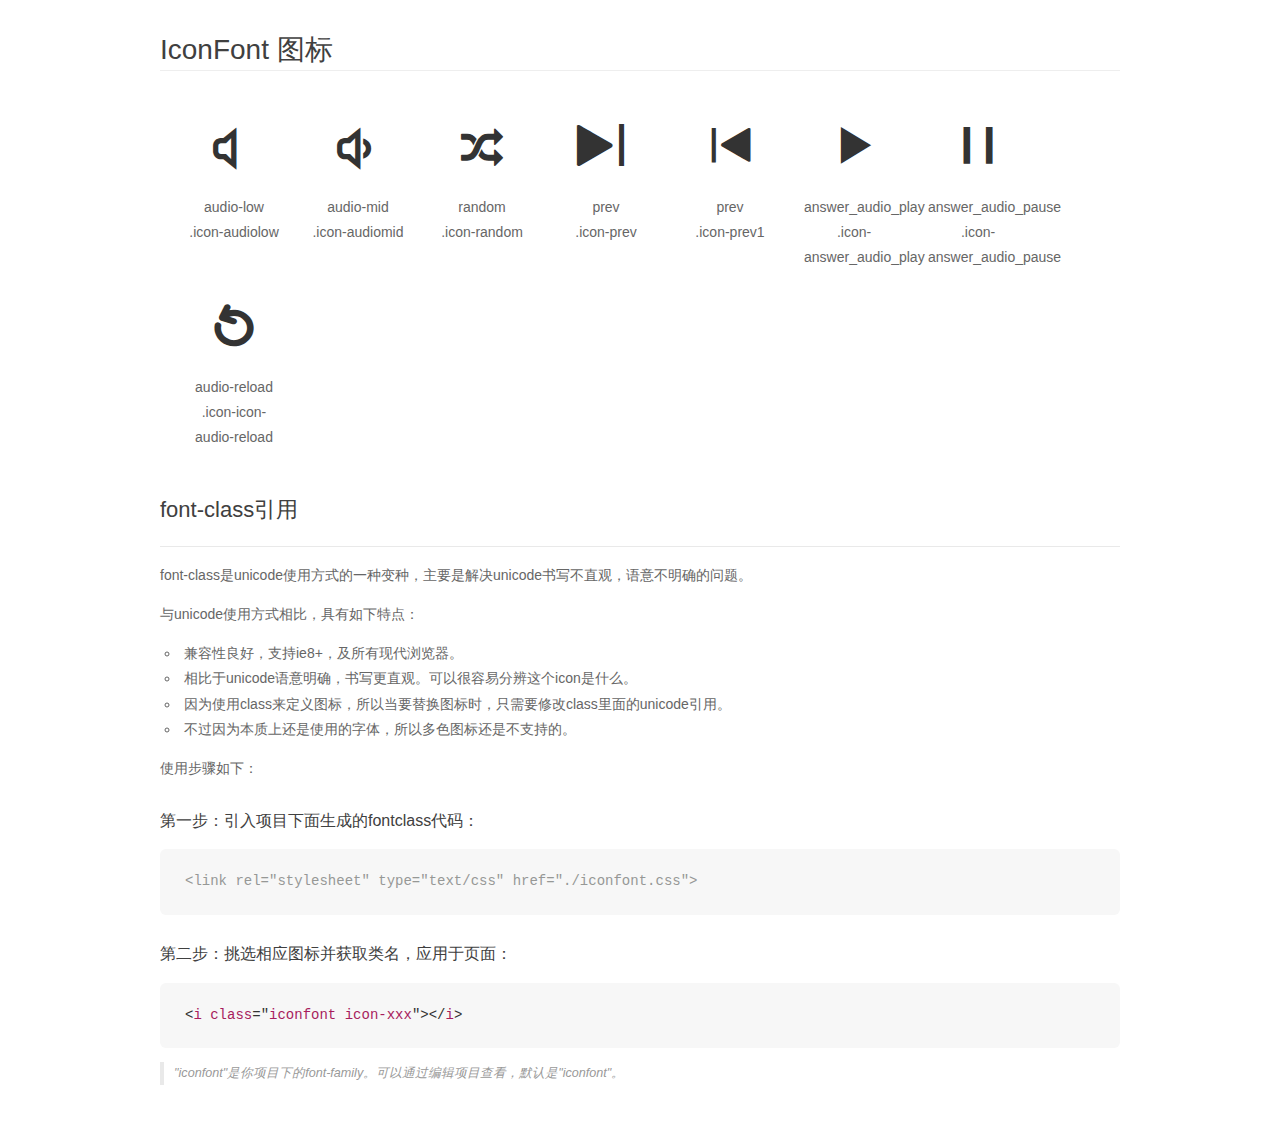
<file: download/font_afgotgm4fhrjatt9/demo_fontclass.html>
<!DOCTYPE html>
<html>
<head>
    <meta charset="utf-8"/>
    <title>IconFont</title>
    <link rel="stylesheet" href="demo.css">
    <link rel="stylesheet" href="iconfont.css">
</head>
<body>
    <div class="main markdown">
        <h1>IconFont 图标</h1>
        <ul class="icon_lists clear">
            
                <li>
                <i class="icon iconfont icon-audiolow"></i>
                    <div class="name">audio-low</div>
                    <div class="fontclass">.icon-audiolow</div>
                </li>
            
                <li>
                <i class="icon iconfont icon-audiomid"></i>
                    <div class="name">audio-mid</div>
                    <div class="fontclass">.icon-audiomid</div>
                </li>
            
                <li>
                <i class="icon iconfont icon-random"></i>
                    <div class="name">random</div>
                    <div class="fontclass">.icon-random</div>
                </li>
            
                <li>
                <i class="icon iconfont icon-prev"></i>
                    <div class="name">prev</div>
                    <div class="fontclass">.icon-prev</div>
                </li>
            
                <li>
                <i class="icon iconfont icon-prev1"></i>
                    <div class="name">prev</div>
                    <div class="fontclass">.icon-prev1</div>
                </li>
            
                <li>
                <i class="icon iconfont icon-answer_audio_play"></i>
                    <div class="name">answer_audio_play</div>
                    <div class="fontclass">.icon-answer_audio_play</div>
                </li>
            
                <li>
                <i class="icon iconfont icon-answer_audio_pause"></i>
                    <div class="name">answer_audio_pause</div>
                    <div class="fontclass">.icon-answer_audio_pause</div>
                </li>
            
                <li>
                <i class="icon iconfont icon-icon-audio-reload"></i>
                    <div class="name">audio-reload</div>
                    <div class="fontclass">.icon-icon-audio-reload</div>
                </li>
            
        </ul>

        <h2 id="font-class-">font-class引用</h2>
        <hr>

        <p>font-class是unicode使用方式的一种变种，主要是解决unicode书写不直观，语意不明确的问题。</p>
        <p>与unicode使用方式相比，具有如下特点：</p>
        <ul>
        <li>兼容性良好，支持ie8+，及所有现代浏览器。</li>
        <li>相比于unicode语意明确，书写更直观。可以很容易分辨这个icon是什么。</li>
        <li>因为使用class来定义图标，所以当要替换图标时，只需要修改class里面的unicode引用。</li>
        <li>不过因为本质上还是使用的字体，所以多色图标还是不支持的。</li>
        </ul>
        <p>使用步骤如下：</p>
        <h3 id="-fontclass-">第一步：引入项目下面生成的fontclass代码：</h3>


        <pre><code class="lang-js hljs javascript"><span class="hljs-comment">&lt;link rel="stylesheet" type="text/css" href="./iconfont.css"&gt;</span></code></pre>
        <h3 id="-">第二步：挑选相应图标并获取类名，应用于页面：</h3>
        <pre><code class="lang-css hljs">&lt;<span class="hljs-selector-tag">i</span> <span class="hljs-selector-tag">class</span>="<span class="hljs-selector-tag">iconfont</span> <span class="hljs-selector-tag">icon-xxx</span>"&gt;&lt;/<span class="hljs-selector-tag">i</span>&gt;</code></pre>
        <blockquote>
        <p>"iconfont"是你项目下的font-family。可以通过编辑项目查看，默认是"iconfont"。</p>
        </blockquote>
    </div>
</body>
</html>
</file>
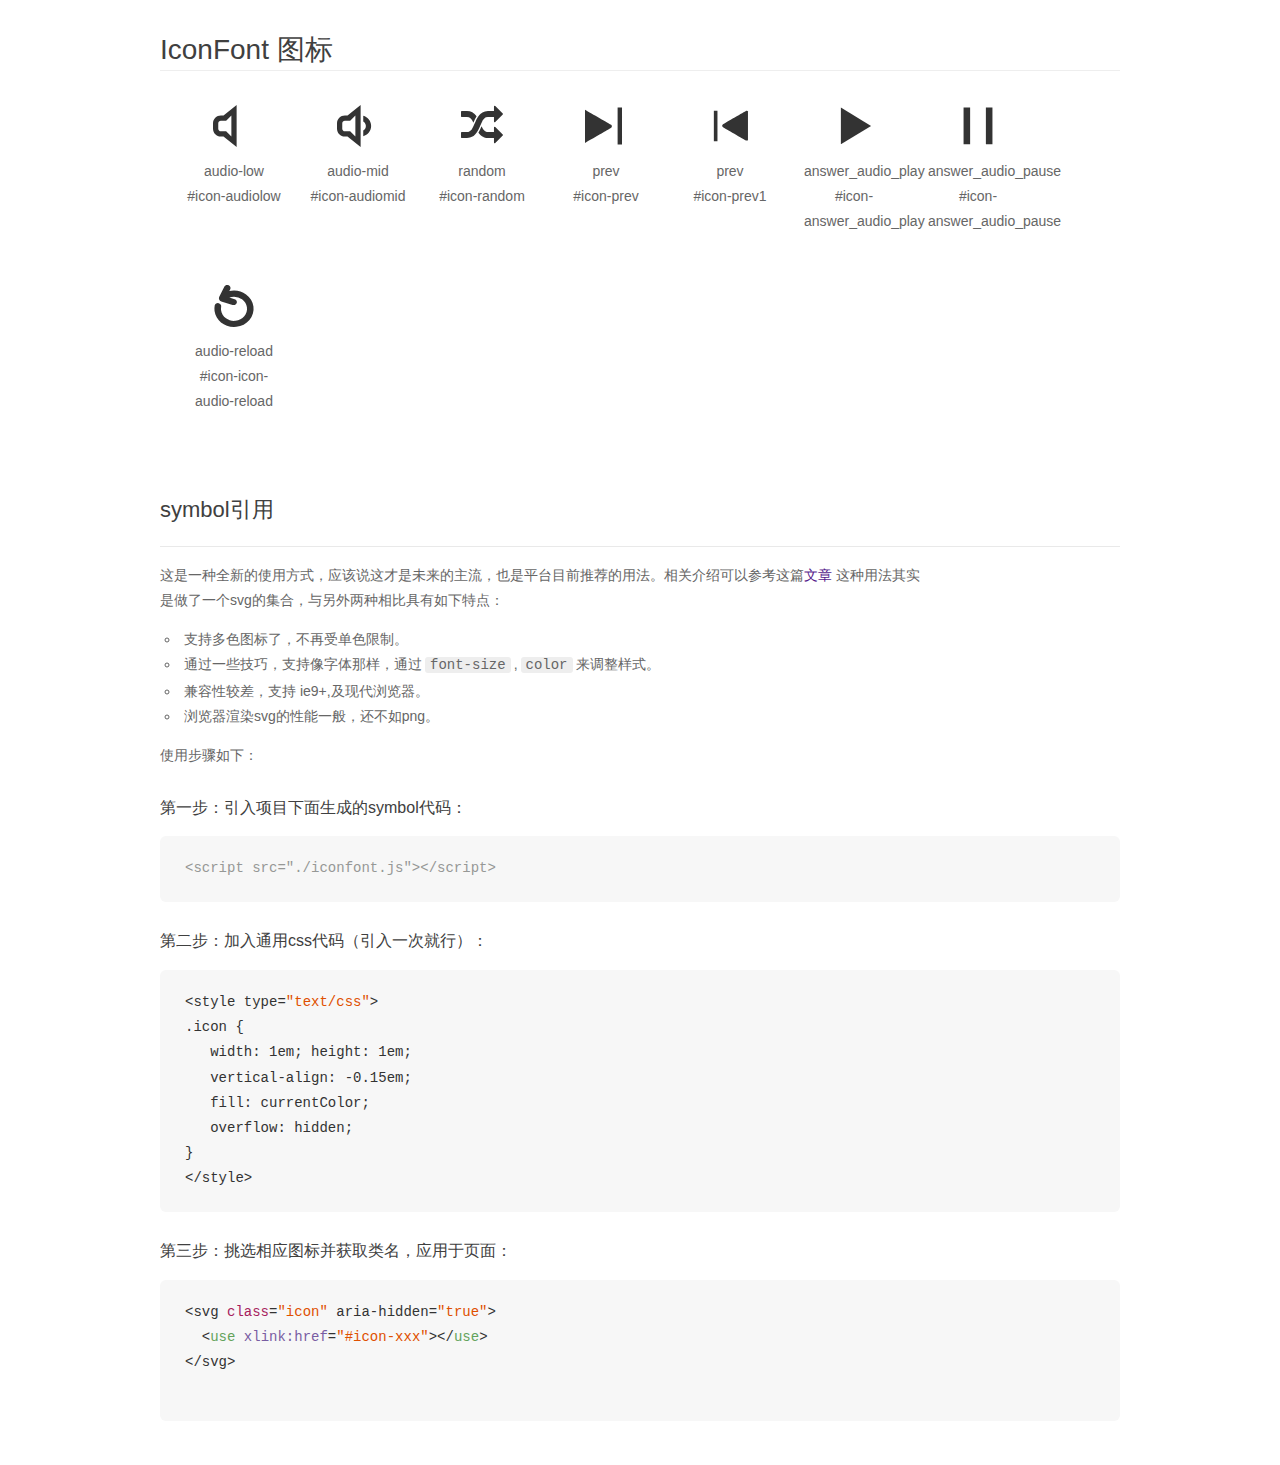
<file: download/font_afgotgm4fhrjatt9/demo_symbol.html>
<!DOCTYPE html>
<html>
<head>
    <meta charset="utf-8"/>
    <title>IconFont</title>
    <link rel="stylesheet" href="demo.css">
    <script src="iconfont.js"></script>

    <style type="text/css">
        .icon {
          /* 通过设置 font-size 来改变图标大小 */
          width: 1em; height: 1em;
          /* 图标和文字相邻时，垂直对齐 */
          vertical-align: -0.15em;
          /* 通过设置 color 来改变 SVG 的颜色/fill */
          fill: currentColor;
          /* path 和 stroke 溢出 viewBox 部分在 IE 下会显示
             normalize.css 中也包含这行 */
          overflow: hidden;
        }

    </style>
</head>
<body>
    <div class="main markdown">
        <h1>IconFont 图标</h1>
        <ul class="icon_lists clear">
            
                <li>
                    <svg class="icon" aria-hidden="true">
                        <use xlink:href="#icon-audiolow"></use>
                    </svg>
                    <div class="name">audio-low</div>
                    <div class="fontclass">#icon-audiolow</div>
                </li>
            
                <li>
                    <svg class="icon" aria-hidden="true">
                        <use xlink:href="#icon-audiomid"></use>
                    </svg>
                    <div class="name">audio-mid</div>
                    <div class="fontclass">#icon-audiomid</div>
                </li>
            
                <li>
                    <svg class="icon" aria-hidden="true">
                        <use xlink:href="#icon-random"></use>
                    </svg>
                    <div class="name">random</div>
                    <div class="fontclass">#icon-random</div>
                </li>
            
                <li>
                    <svg class="icon" aria-hidden="true">
                        <use xlink:href="#icon-prev"></use>
                    </svg>
                    <div class="name">prev</div>
                    <div class="fontclass">#icon-prev</div>
                </li>
            
                <li>
                    <svg class="icon" aria-hidden="true">
                        <use xlink:href="#icon-prev1"></use>
                    </svg>
                    <div class="name">prev</div>
                    <div class="fontclass">#icon-prev1</div>
                </li>
            
                <li>
                    <svg class="icon" aria-hidden="true">
                        <use xlink:href="#icon-answer_audio_play"></use>
                    </svg>
                    <div class="name">answer_audio_play</div>
                    <div class="fontclass">#icon-answer_audio_play</div>
                </li>
            
                <li>
                    <svg class="icon" aria-hidden="true">
                        <use xlink:href="#icon-answer_audio_pause"></use>
                    </svg>
                    <div class="name">answer_audio_pause</div>
                    <div class="fontclass">#icon-answer_audio_pause</div>
                </li>
            
                <li>
                    <svg class="icon" aria-hidden="true">
                        <use xlink:href="#icon-icon-audio-reload"></use>
                    </svg>
                    <div class="name">audio-reload</div>
                    <div class="fontclass">#icon-icon-audio-reload</div>
                </li>
            
        </ul>


        <h2 id="symbol-">symbol引用</h2>
        <hr>

        <p>这是一种全新的使用方式，应该说这才是未来的主流，也是平台目前推荐的用法。相关介绍可以参考这篇<a href="">文章</a>
        这种用法其实是做了一个svg的集合，与另外两种相比具有如下特点：</p>
        <ul>
          <li>支持多色图标了，不再受单色限制。</li>
          <li>通过一些技巧，支持像字体那样，通过<code>font-size</code>,<code>color</code>来调整样式。</li>
          <li>兼容性较差，支持 ie9+,及现代浏览器。</li>
          <li>浏览器渲染svg的性能一般，还不如png。</li>
        </ul>
        <p>使用步骤如下：</p>
        <h3 id="-symbol-">第一步：引入项目下面生成的symbol代码：</h3>
        <pre><code class="lang-js hljs javascript"><span class="hljs-comment">&lt;script src="./iconfont.js"&gt;&lt;/script&gt;</span></code></pre>
        <h3 id="-css-">第二步：加入通用css代码（引入一次就行）：</h3>
        <pre><code class="lang-js hljs javascript">&lt;style type=<span class="hljs-string">"text/css"</span>&gt;
.icon {
   width: <span class="hljs-number">1</span>em; height: <span class="hljs-number">1</span>em;
   vertical-align: <span class="hljs-number">-0.15</span>em;
   fill: currentColor;
   overflow: hidden;
}
&lt;<span class="hljs-regexp">/style&gt;</span></code></pre>
        <h3 id="-">第三步：挑选相应图标并获取类名，应用于页面：</h3>
        <pre><code class="lang-js hljs javascript">&lt;svg <span class="hljs-class"><span class="hljs-keyword">class</span></span>=<span class="hljs-string">"icon"</span> aria-hidden=<span class="hljs-string">"true"</span>&gt;<span class="xml"><span class="hljs-tag">
  &lt;<span class="hljs-name">use</span> <span class="hljs-attr">xlink:href</span>=<span class="hljs-string">"#icon-xxx"</span>&gt;</span><span class="hljs-tag">&lt;/<span class="hljs-name">use</span>&gt;</span>
</span>&lt;<span class="hljs-regexp">/svg&gt;
        </span></code></pre>
    </div>
</body>
</html>
</file>
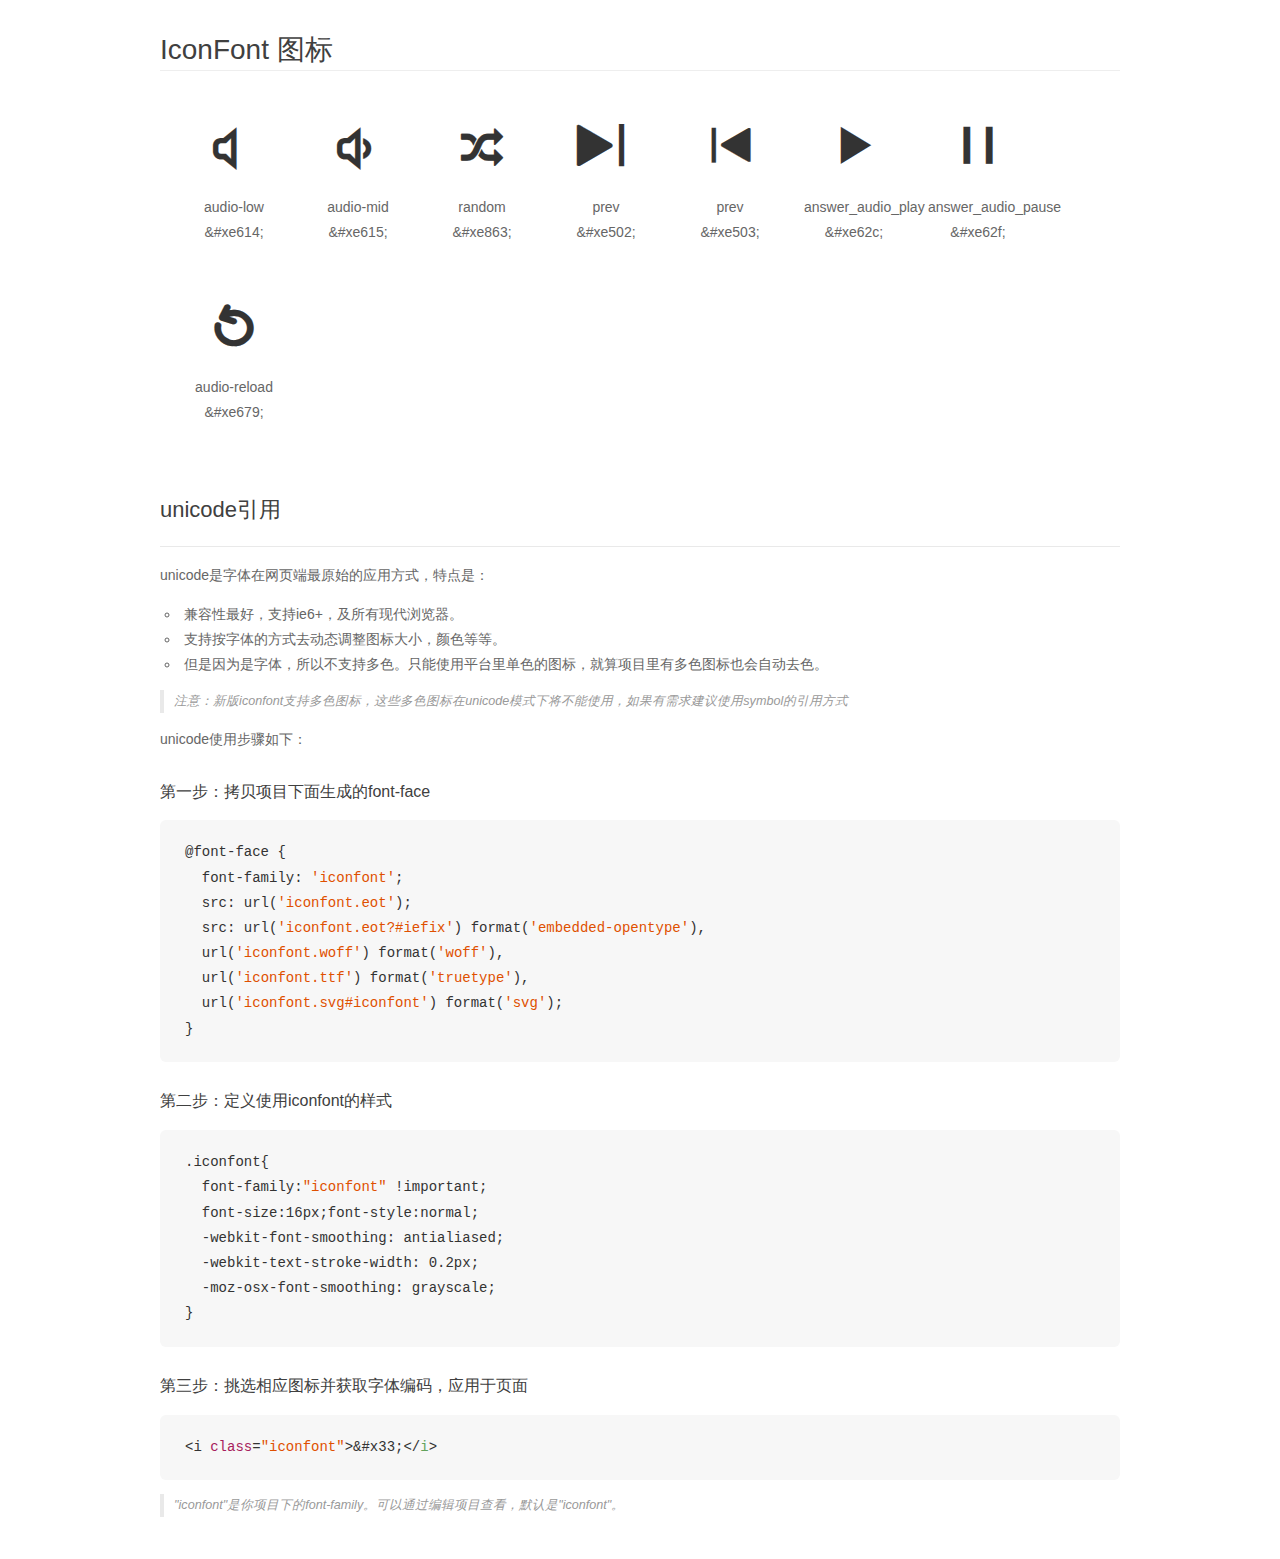
<file: download/font_afgotgm4fhrjatt9/demo_unicode.html>
<!DOCTYPE html>
<html>
<head>
    <meta charset="utf-8"/>
    <title>IconFont</title>
    <link rel="stylesheet" href="demo.css">

    <style type="text/css">

        @font-face {font-family: "iconfont";
          src: url('iconfont.eot'); /* IE9*/
          src: url('iconfont.eot#iefix') format('embedded-opentype'), /* IE6-IE8 */
          url('iconfont.woff') format('woff'), /* chrome, firefox */
          url('iconfont.ttf') format('truetype'), /* chrome, firefox, opera, Safari, Android, iOS 4.2+*/
          url('iconfont.svg#iconfont') format('svg'); /* iOS 4.1- */
        }

        .iconfont {
          font-family:"iconfont" !important;
          font-size:16px;
          font-style:normal;
          -webkit-font-smoothing: antialiased;
          -webkit-text-stroke-width: 0.2px;
          -moz-osx-font-smoothing: grayscale;
        }

    </style>
</head>
<body>
    <div class="main markdown">
        <h1>IconFont 图标</h1>
        <ul class="icon_lists clear">
            
                <li>
                <i class="icon iconfont">&#xe614;</i>
                    <div class="name">audio-low</div>
                    <div class="code">&amp;#xe614;</div>
                </li>
            
                <li>
                <i class="icon iconfont">&#xe615;</i>
                    <div class="name">audio-mid</div>
                    <div class="code">&amp;#xe615;</div>
                </li>
            
                <li>
                <i class="icon iconfont">&#xe863;</i>
                    <div class="name">random</div>
                    <div class="code">&amp;#xe863;</div>
                </li>
            
                <li>
                <i class="icon iconfont">&#xe502;</i>
                    <div class="name">prev</div>
                    <div class="code">&amp;#xe502;</div>
                </li>
            
                <li>
                <i class="icon iconfont">&#xe503;</i>
                    <div class="name">prev</div>
                    <div class="code">&amp;#xe503;</div>
                </li>
            
                <li>
                <i class="icon iconfont">&#xe62c;</i>
                    <div class="name">answer_audio_play</div>
                    <div class="code">&amp;#xe62c;</div>
                </li>
            
                <li>
                <i class="icon iconfont">&#xe62f;</i>
                    <div class="name">answer_audio_pause</div>
                    <div class="code">&amp;#xe62f;</div>
                </li>
            
                <li>
                <i class="icon iconfont">&#xe679;</i>
                    <div class="name">audio-reload</div>
                    <div class="code">&amp;#xe679;</div>
                </li>
            
        </ul>
        <h2 id="unicode-">unicode引用</h2>
        <hr>

        <p>unicode是字体在网页端最原始的应用方式，特点是：</p>
        <ul>
        <li>兼容性最好，支持ie6+，及所有现代浏览器。</li>
        <li>支持按字体的方式去动态调整图标大小，颜色等等。</li>
        <li>但是因为是字体，所以不支持多色。只能使用平台里单色的图标，就算项目里有多色图标也会自动去色。</li>
        </ul>
        <blockquote>
        <p>注意：新版iconfont支持多色图标，这些多色图标在unicode模式下将不能使用，如果有需求建议使用symbol的引用方式</p>
        </blockquote>
        <p>unicode使用步骤如下：</p>
        <h3 id="-font-face">第一步：拷贝项目下面生成的font-face</h3>
        <pre><code class="lang-js hljs javascript">@font-face {
  font-family: <span class="hljs-string">'iconfont'</span>;
  src: url(<span class="hljs-string">'iconfont.eot'</span>);
  src: url(<span class="hljs-string">'iconfont.eot?#iefix'</span>) format(<span class="hljs-string">'embedded-opentype'</span>),
  url(<span class="hljs-string">'iconfont.woff'</span>) format(<span class="hljs-string">'woff'</span>),
  url(<span class="hljs-string">'iconfont.ttf'</span>) format(<span class="hljs-string">'truetype'</span>),
  url(<span class="hljs-string">'iconfont.svg#iconfont'</span>) format(<span class="hljs-string">'svg'</span>);
}
</code></pre>
        <h3 id="-iconfont-">第二步：定义使用iconfont的样式</h3>
        <pre><code class="lang-js hljs javascript">.iconfont{
  font-family:<span class="hljs-string">"iconfont"</span> !important;
  font-size:<span class="hljs-number">16</span>px;font-style:normal;
  -webkit-font-smoothing: antialiased;
  -webkit-text-stroke-width: <span class="hljs-number">0.2</span>px;
  -moz-osx-font-smoothing: grayscale;
}
</code></pre>
        <h3 id="-">第三步：挑选相应图标并获取字体编码，应用于页面</h3>
        <pre><code class="lang-js hljs javascript">&lt;i <span class="hljs-class"><span class="hljs-keyword">class</span></span>=<span class="hljs-string">"iconfont"</span>&gt;&amp;#x33;<span class="xml"><span class="hljs-tag">&lt;/<span class="hljs-name">i</span>&gt;</span></span></code></pre>

        <blockquote>
        <p>"iconfont"是你项目下的font-family。可以通过编辑项目查看，默认是"iconfont"。</p>
        </blockquote>
    </div>


</body>
</html>
</file>
<file: download/font_afgotgm4fhrjatt9/iconfont.css>
@font-face {font-family: "iconfont";
  src: url('iconfont.eot?t=1506647202061'); /* IE9*/
  src: url('iconfont.eot?t=1506647202061#iefix') format('embedded-opentype'), /* IE6-IE8 */
  url('[data-uri]') format('woff'),
  url('iconfont.ttf?t=1506647202061') format('truetype'), /* chrome, firefox, opera, Safari, Android, iOS 4.2+*/
  url('iconfont.svg?t=1506647202061#iconfont') format('svg'); /* iOS 4.1- */
}

.iconfont {
  font-family:"iconfont" !important;
  font-size:16px;
  font-style:normal;
  -webkit-font-smoothing: antialiased;
  -moz-osx-font-smoothing: grayscale;
}

.icon-audiolow:before { content: "\e614"; }

.icon-audiomid:before { content: "\e615"; }

.icon-random:before { content: "\e863"; }

.icon-prev:before { content: "\e502"; }

.icon-prev1:before { content: "\e503"; }

.icon-answer_audio_play:before { content: "\e62c"; }

.icon-answer_audio_pause:before { content: "\e62f"; }

.icon-icon-audio-reload:before { content: "\e679"; }
</file>
<file: download/font_afgotgm4fhrjatt9/demo.css>
*{margin: 0;padding: 0;list-style: none;}
/*
KISSY CSS Reset
理念：1. reset 的目的不是清除浏览器的默认样式，这仅是部分工作。清除和重置是紧密不可分的。
2. reset 的目的不是让默认样式在所有浏览器下一致，而是减少默认样式有可能带来的问题。
3. reset 期望提供一套普适通用的基础样式。但没有银弹，推荐根据具体需求，裁剪和修改后再使用。
特色：1. 适应中文；2. 基于最新主流浏览器。
维护：玉伯<lifesinger@gmail.com>, 正淳<ragecarrier@gmail.com>
 */

/** 清除内外边距 **/
body, h1, h2, h3, h4, h5, h6, hr, p, blockquote, /* structural elements 结构元素 */
dl, dt, dd, ul, ol, li, /* list elements 列表元素 */
pre, /* text formatting elements 文本格式元素 */
form, fieldset, legend, button, input, textarea, /* form elements 表单元素 */
th, td /* table elements 表格元素 */ {
  margin: 0;
  padding: 0;
}

/** 设置默认字体 **/
body,
button, input, select, textarea /* for ie */ {
  font: 12px/1.5 tahoma, arial, \5b8b\4f53, sans-serif;
}
h1, h2, h3, h4, h5, h6 { font-size: 100%; }
address, cite, dfn, em, var { font-style: normal; } /* 将斜体扶正 */
code, kbd, pre, samp { font-family: courier new, courier, monospace; } /* 统一等宽字体 */
small { font-size: 12px; } /* 小于 12px 的中文很难阅读，让 small 正常化 */

/** 重置列表元素 **/
ul, ol { list-style: none; }

/** 重置文本格式元素 **/
a { text-decoration: none; }
a:hover { text-decoration: underline; }


/** 重置表单元素 **/
legend { color: #000; } /* for ie6 */
fieldset, img { border: 0; } /* img 搭车：让链接里的 img 无边框 */
button, input, select, textarea { font-size: 100%; } /* 使得表单元素在 ie 下能继承字体大小 */
/* 注：optgroup 无法扶正 */

/** 重置表格元素 **/
table { border-collapse: collapse; border-spacing: 0; }

/* 清除浮动 */
.ks-clear:after, .clear:after {
  content: '\20';
  display: block;
  height: 0;
  clear: both;
}
.ks-clear, .clear {
  *zoom: 1;
}

.main {
  padding: 30px 100px;
width: 960px;
margin: 0 auto;
}
.main h1{font-size:36px; color:#333; text-align:left;margin-bottom:30px; border-bottom: 1px solid #eee;}

.helps{margin-top:40px;}
.helps pre{
  padding:20px;
  margin:10px 0;
  border:solid 1px #e7e1cd;
  background-color: #fffdef;
  overflow: auto;
}

.icon_lists{
  width: 100% !important;

}

.icon_lists li{
  float:left;
  width: 100px;
  height:180px;
  text-align: center;
  list-style: none !important;
}
.icon_lists .icon{
  font-size: 42px;
  line-height: 100px;
  margin: 10px 0;
  color:#333;
  -webkit-transition: font-size 0.25s ease-out 0s;
  -moz-transition: font-size 0.25s ease-out 0s;
  transition: font-size 0.25s ease-out 0s;

}
.icon_lists .icon:hover{
  font-size: 100px;
}



.markdown {
  color: #666;
  font-size: 14px;
  line-height: 1.8;
}

.highlight {
  line-height: 1.5;
}

.markdown img {
  vertical-align: middle;
  max-width: 100%;
}

.markdown h1 {
  color: #404040;
  font-weight: 500;
  line-height: 40px;
  margin-bottom: 24px;
}

.markdown h2,
.markdown h3,
.markdown h4,
.markdown h5,
.markdown h6 {
  color: #404040;
  margin: 1.6em 0 0.6em 0;
  font-weight: 500;
  clear: both;
}

.markdown h1 {
  font-size: 28px;
}

.markdown h2 {
  font-size: 22px;
}

.markdown h3 {
  font-size: 16px;
}

.markdown h4 {
  font-size: 14px;
}

.markdown h5 {
  font-size: 12px;
}

.markdown h6 {
  font-size: 12px;
}

.markdown hr {
  height: 1px;
  border: 0;
  background: #e9e9e9;
  margin: 16px 0;
  clear: both;
}

.markdown p,
.markdown pre {
  margin: 1em 0;
}

.markdown > p,
.markdown > blockquote,
.markdown > .highlight,
.markdown > ol,
.markdown > ul {
  width: 80%;
}

.markdown ul > li {
  list-style: circle;
}

.markdown > ul li,
.markdown blockquote ul > li {
  margin-left: 20px;
  padding-left: 4px;
}

.markdown > ul li p,
.markdown > ol li p {
  margin: 0.6em 0;
}

.markdown ol > li {
  list-style: decimal;
}

.markdown > ol li,
.markdown blockquote ol > li {
  margin-left: 20px;
  padding-left: 4px;
}

.markdown code {
  margin: 0 3px;
  padding: 0 5px;
  background: #eee;
  border-radius: 3px;
}

.markdown pre {
  border-radius: 6px;
  background: #f7f7f7;
  padding: 20px;
}

.markdown pre code {
  border: none;
  background: #f7f7f7;
  margin: 0;
}

.markdown strong,
.markdown b {
  font-weight: 600;
}

.markdown > table {
  border-collapse: collapse;
  border-spacing: 0px;
  empty-cells: show;
  border: 1px solid #e9e9e9;
  width: 95%;
  margin-bottom: 24px;
}

.markdown > table th {
  white-space: nowrap;
  color: #333;
  font-weight: 600;

}

.markdown > table th,
.markdown > table td {
  border: 1px solid #e9e9e9;
  padding: 8px 16px;
  text-align: left;
}

.markdown > table th {
  background: #F7F7F7;
}

.markdown blockquote {
  font-size: 90%;
  color: #999;
  border-left: 4px solid #e9e9e9;
  padding-left: 0.8em;
  margin: 1em 0;
  font-style: italic;
}

.markdown blockquote p {
  margin: 0;
}

.markdown .anchor {
  opacity: 0;
  transition: opacity 0.3s ease;
  margin-left: 8px;
}

.markdown .waiting {
  color: #ccc;
}

.markdown h1:hover .anchor,
.markdown h2:hover .anchor,
.markdown h3:hover .anchor,
.markdown h4:hover .anchor,
.markdown h5:hover .anchor,
.markdown h6:hover .anchor {
  opacity: 1;
  display: inline-block;
}

.markdown > br,
.markdown > p > br {
  clear: both;
}


.hljs {
  display: block;
  background: white;
  padding: 0.5em;
  color: #333333;
  overflow-x: auto;
}

.hljs-comment,
.hljs-meta {
  color: #969896;
}

.hljs-string,
.hljs-variable,
.hljs-template-variable,
.hljs-strong,
.hljs-emphasis,
.hljs-quote {
  color: #df5000;
}

.hljs-keyword,
.hljs-selector-tag,
.hljs-type {
  color: #a71d5d;
}

.hljs-literal,
.hljs-symbol,
.hljs-bullet,
.hljs-attribute {
  color: #0086b3;
}

.hljs-section,
.hljs-name {
  color: #63a35c;
}

.hljs-tag {
  color: #333333;
}

.hljs-title,
.hljs-attr,
.hljs-selector-id,
.hljs-selector-class,
.hljs-selector-attr,
.hljs-selector-pseudo {
  color: #795da3;
}

.hljs-addition {
  color: #55a532;
  background-color: #eaffea;
}

.hljs-deletion {
  color: #bd2c00;
  background-color: #ffecec;
}

.hljs-link {
  text-decoration: underline;
}

pre{
  background: #fff;
}
</file>
